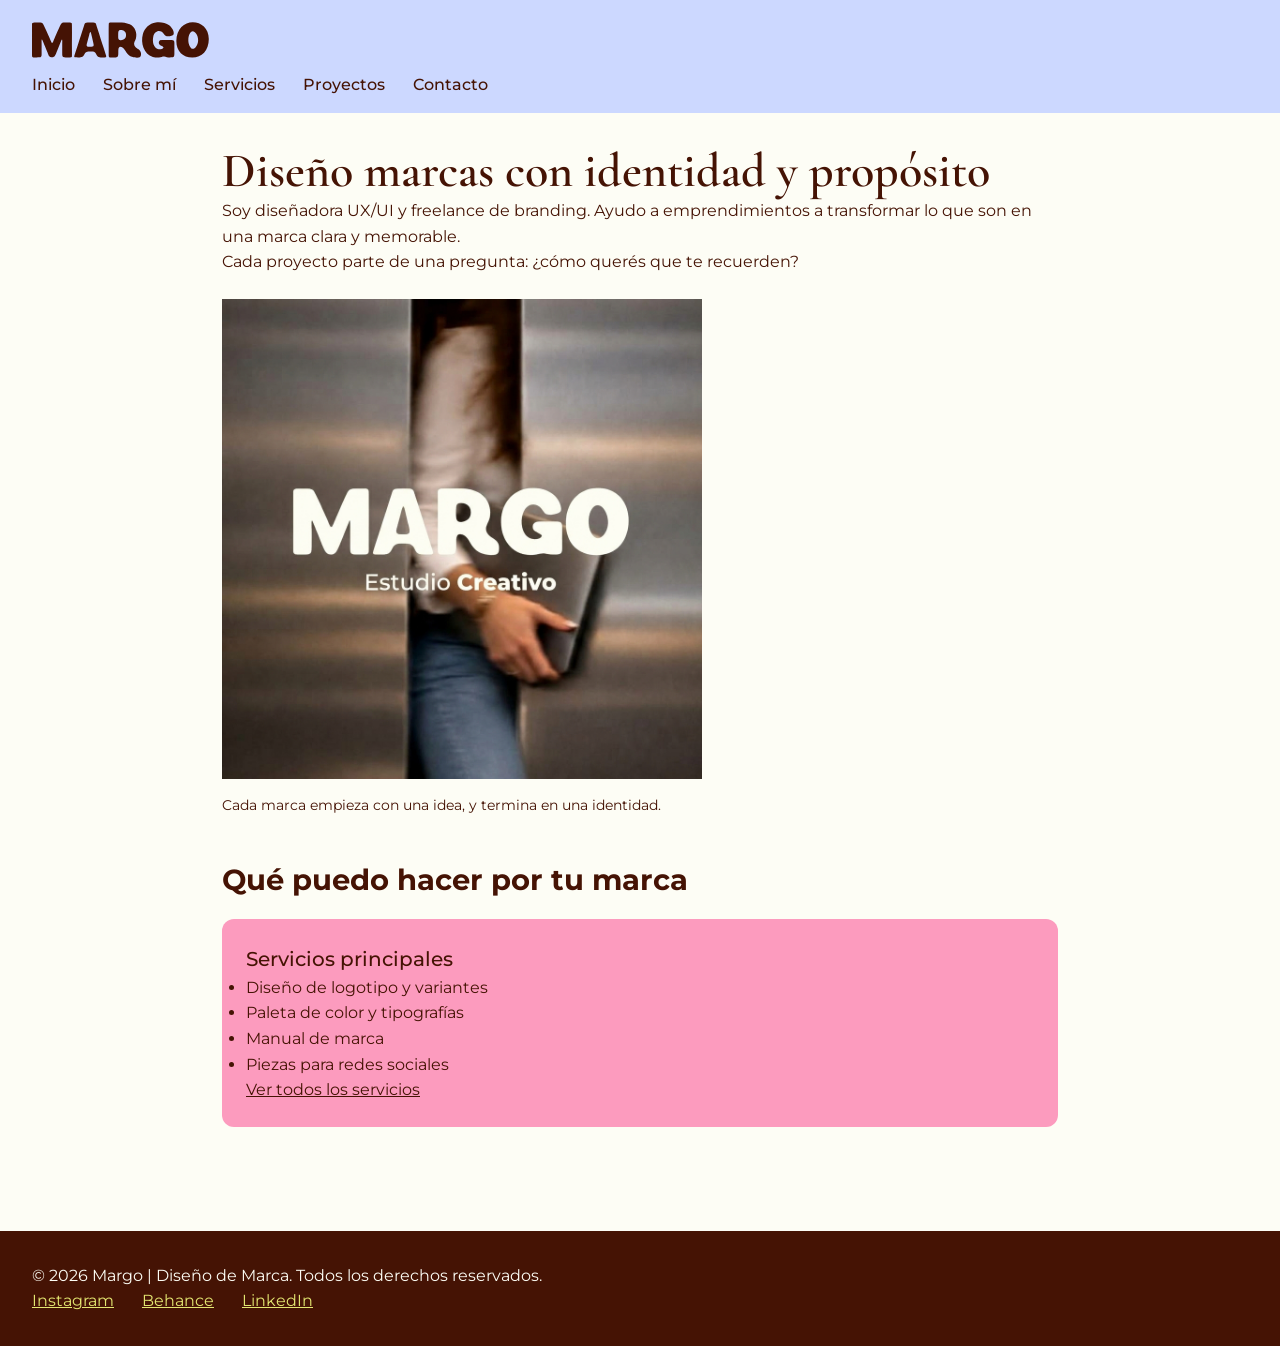
<file: index.html>
<!DOCTYPE html>
<html lang="es">

<head>
    <meta charset="UTF-8">
    <meta name="viewport" content="width=device-width, initial-scale=1.0">
    <title>Margo | Diseño de Marca</title>
    <link rel="preconnect" href="https://fonts.googleapis.com">
    <link rel="preconnect" href="https://fonts.gstatic.com" crossorigin>
    <link
        href="https://fonts.googleapis.com/css2?family=Cormorant+Garamond:wght@500;600&family=Montserrat:wght@400;500;700&display=swap"
        rel="stylesheet">
    <link rel="stylesheet" href="styles/styles.css">
</head>

<body>
    <header>
        <a href="index.html" class="logo-enlace">
            <img src="assets/img/logo-margo.svg" alt="Margo, diseño de marca. Ir al inicio" class="logo">
        </a>
        <nav class="menu">
            <ul>
                <li><a href="index.html">Inicio</a></li>
                <li><a href="pages/sobre-mi.html">Sobre mí</a></li>
                <li><a href="pages/servicios.html">Servicios</a></li>
                <li><a href="pages/proyectos.html">Proyectos</a></li>
                <li><a href="pages/contacto.html">Contacto</a></li>
            </ul>
        </nav>
    </header>
    <main>
        <section>
            <h1>Diseño marcas con identidad y propósito</h1>
            <p>Soy diseñadora UX/UI y freelance de branding. Ayudo a emprendimientos a transformar lo que son en una
                marca clara y memorable.</p>
            <p>Cada proyecto parte de una pregunta: ¿cómo querés que te recuerden?</p>
            <figure class="figura">
                <img src="assets/img/hero.jpg" alt="Laptop con el logo de Margo, estudio creativo">
                <figcaption>Cada marca empieza con una idea, y termina en una identidad.</figcaption>
            </figure>
        </section>
        <section>
            <h2>Qué puedo hacer por tu marca</h2>
            <article class="tarjeta">
                <h3>Servicios principales</h3>
                <ul>
                    <li>Diseño de logotipo y variantes</li>
                    <li>Paleta de color y tipografías</li>
                    <li>Manual de marca</li>
                    <li>Piezas para redes sociales</li>
                </ul>
                <p><a href="pages/servicios.html">Ver todos los servicios</a></p>
            </article>
        </section>
    </main>
    <footer>
        <p>&copy; 2026 Margo | Diseño de Marca. Todos los derechos reservados.</p>
        <ul>
            <li><a href="https://instagram.com/" target="_blank" rel="noopener">Instagram</a></li>
            <li><a href="https://www.behance.net/" target="_blank" rel="noopener">Behance</a></li>
            <li><a href="https://linkedin.com/" target="_blank" rel="noopener">LinkedIn</a></li>
        </ul>
    </footer>
</body>

</html>
</file>
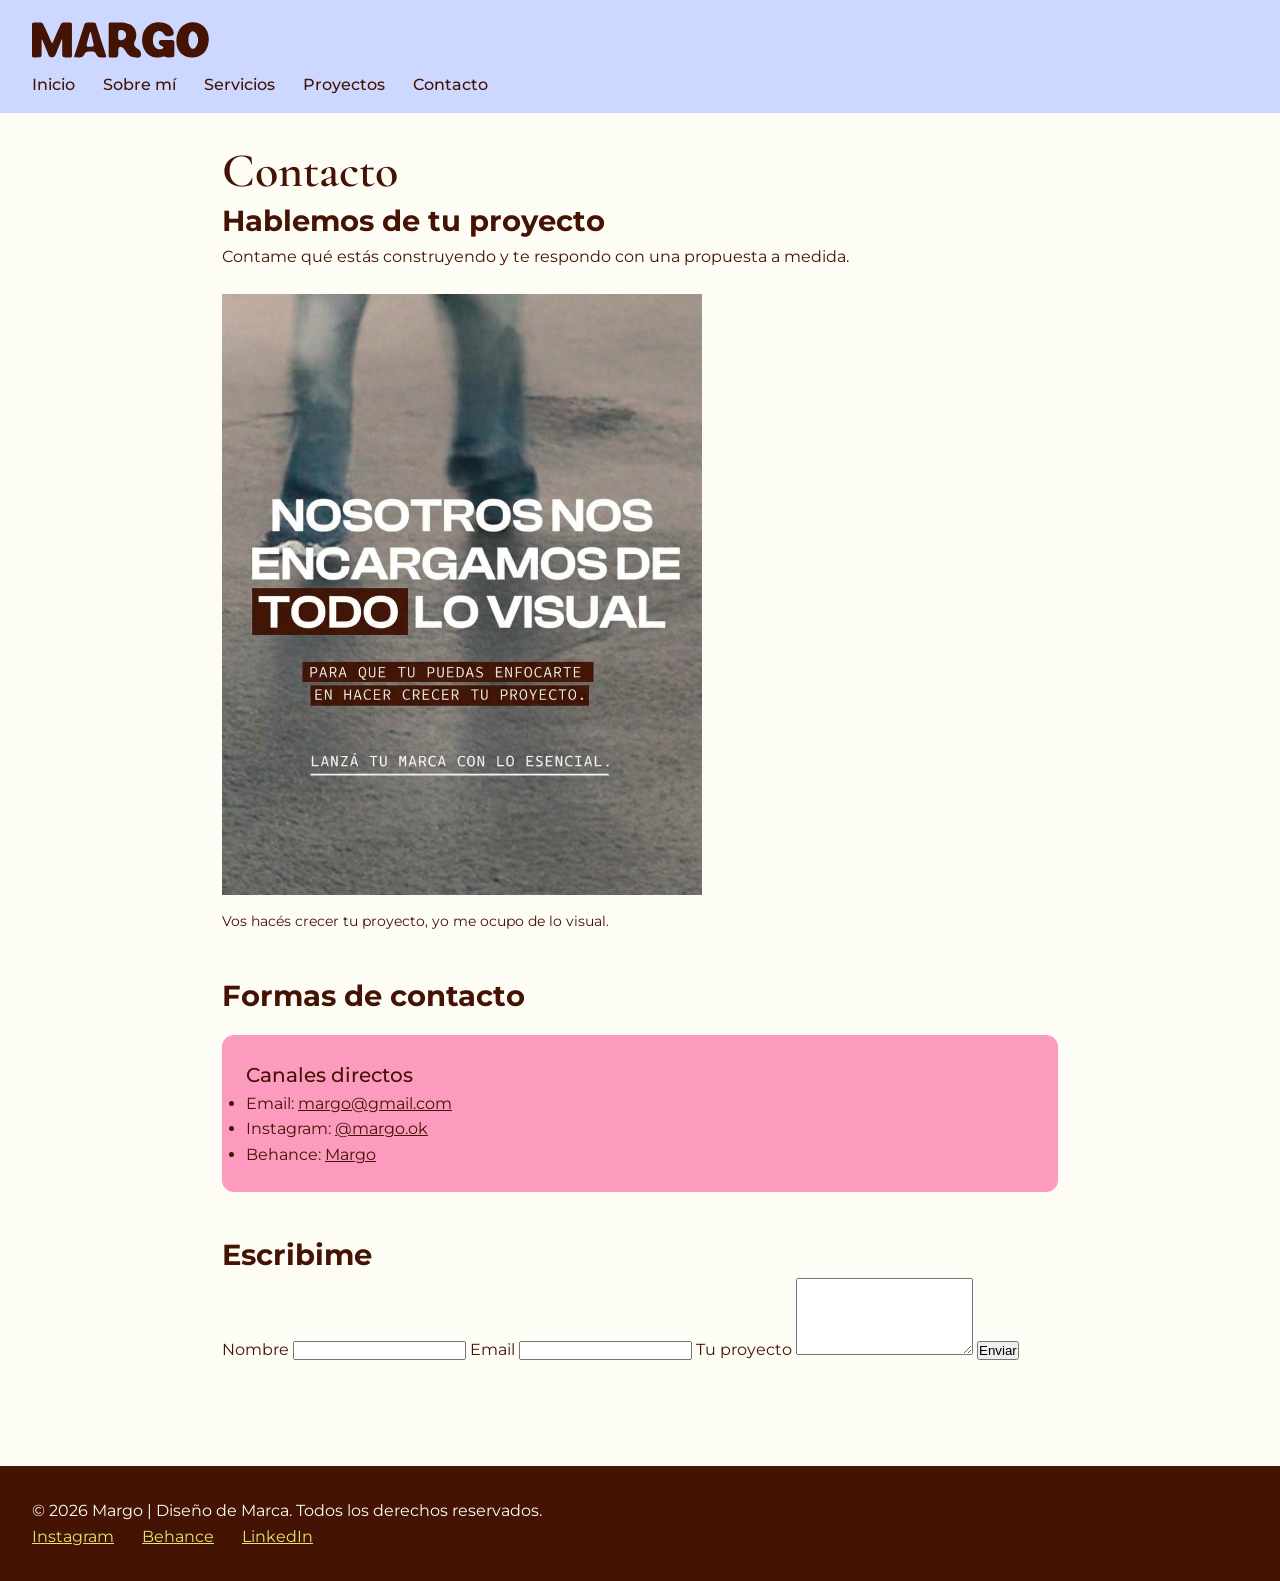
<file: pages/contacto.html>
<!DOCTYPE html>
<html lang="es">

<head>
    <meta charset="UTF-8">
    <meta name="viewport" content="width=device-width, initial-scale=1.0">
    <title>Contacto | Margo | Diseño de Marca</title>
    <link rel="preconnect" href="https://fonts.googleapis.com">
    <link rel="preconnect" href="https://fonts.gstatic.com" crossorigin>
    <link
        href="https://fonts.googleapis.com/css2?family=Cormorant+Garamond:wght@500;600&family=Montserrat:wght@400;500;700&display=swap"
        rel="stylesheet">
    <link rel="stylesheet" href="../styles/styles.css">
</head>

<body>
    <header>
        <a href="../index.html" class="logo-enlace">
            <img src="../assets/img/logo-margo.svg" alt="Margo, diseño de marca. Ir al inicio" class="logo">
        </a>
        <nav class="menu">
            <ul>
                <li><a href="../index.html">Inicio</a></li>
                <li><a href="sobre-mi.html">Sobre mí</a></li>
                <li><a href="servicios.html">Servicios</a></li>
                <li><a href="proyectos.html">Proyectos</a></li>
                <li><a href="contacto.html">Contacto</a></li>
            </ul>
        </nav>
    </header>
    <main>
        <section>
            <h1>Contacto</h1>
            <h2>Hablemos de tu proyecto</h2>
            <p>Contame qué estás construyendo y te respondo con una propuesta a medida.</p>
            <figure class="figura">
                <img src="../assets/img/contacto.jpg"
                    alt="Gráfico con el texto 'Nosotros nos encargamos de todo lo visual para que tu puedas enfocarte en hacer crecer tu proyecto' sobre una foto borrosa de las piernas de una persona caminando">
                <figcaption>Vos hacés crecer tu proyecto, yo me ocupo de lo visual.</figcaption>
            </figure>
        </section>
        <section>
            <h2>Formas de contacto</h2>
            <article class="tarjeta">
                <h3>Canales directos</h3>
                <ul>
                    <li>Email: <a href="mailto:margo@gmail.com">margo@gmail.com</a></li>
                    <li>Instagram: <a href="https://instagram.com/" target="_blank" rel="noopener">@margo.ok</a></li>
                    <li>Behance: <a href="https://www.behance.net/" target="_blank" rel="noopener">Margo</a></li>
                </ul>
            </article>
        </section>
        <section>
            <h2>Escribime</h2>
            <form action="#" method="post">
                <label for="nombre">Nombre</label>
                <input type="text" id="nombre" name="nombre">
                <label for="email">Email</label>
                <input type="email" id="email" name="email">
                <label for="mensaje">Tu proyecto</label>
                <textarea id="mensaje" name="mensaje" rows="5"></textarea>
                <button type="submit">Enviar</button>
            </form>
        </section>
    </main>
    <footer>
        <p>&copy; 2026 Margo | Diseño de Marca. Todos los derechos reservados.</p>
        <ul>
            <li><a href="https://instagram.com/" target="_blank" rel="noopener">Instagram</a></li>
            <li><a href="https://www.behance.net/" target="_blank" rel="noopener">Behance</a></li>
            <li><a href="https://linkedin.com/" target="_blank" rel="noopener">LinkedIn</a></li>
        </ul>
    </footer>
</body>

</html>
</file>
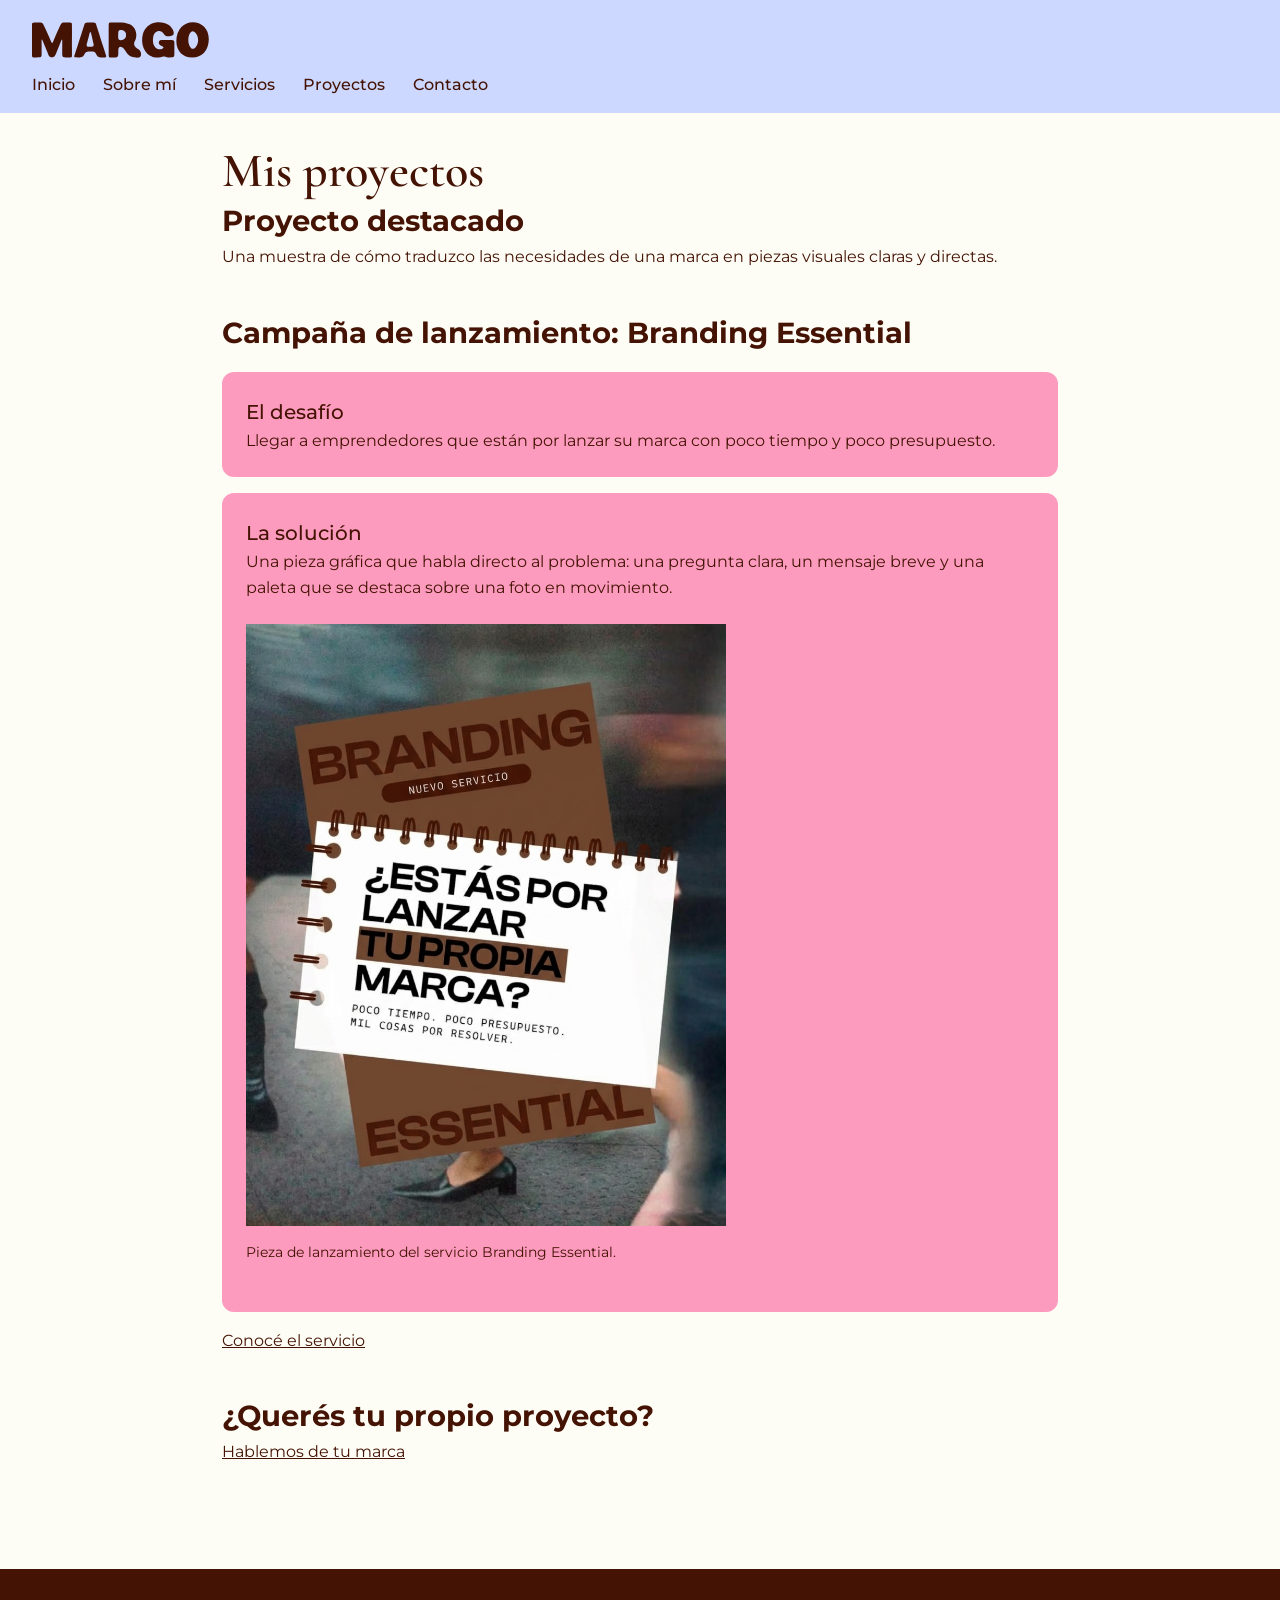
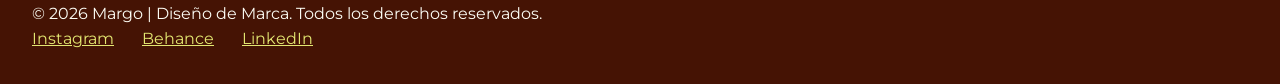
<file: pages/proyectos.html>
<!DOCTYPE html>
<html lang="es">

<head>
    <meta charset="UTF-8">
    <meta name="viewport" content="width=device-width, initial-scale=1.0">
    <title>Proyectos | Margo | Diseño de Marca</title>
    <link rel="preconnect" href="https://fonts.googleapis.com">
    <link rel="preconnect" href="https://fonts.gstatic.com" crossorigin>
    <link
        href="https://fonts.googleapis.com/css2?family=Cormorant+Garamond:wght@500;600&family=Montserrat:wght@400;500;700&display=swap"
        rel="stylesheet">
    <link rel="stylesheet" href="../styles/styles.css">
</head>

<body>
    <header>
        <a href="../index.html" class="logo-enlace">
            <img src="../assets/img/logo-margo.svg" alt="Margo, diseño de marca. Ir al inicio" class="logo">
        </a>
        <nav class="menu">
            <ul>
                <li><a href="../index.html">Inicio</a></li>
                <li><a href="sobre-mi.html">Sobre mí</a></li>
                <li><a href="servicios.html">Servicios</a></li>
                <li><a href="proyectos.html">Proyectos</a></li>
                <li><a href="contacto.html">Contacto</a></li>
            </ul>
        </nav>
    </header>
    <main>
        <section>
            <h1>Mis proyectos</h1>
            <h2>Proyecto destacado</h2>
            <p>Una muestra de cómo traduzco las necesidades de una marca en piezas visuales claras y directas.</p>
        </section>
        <section>
            <h2>Campaña de lanzamiento: Branding Essential</h2>
            <article class="tarjeta">
                <h3>El desafío</h3>
                <p>Llegar a emprendedores que están por lanzar su marca con poco tiempo y poco presupuesto.</p>
            </article>
            <article class="tarjeta">
                <h3>La solución</h3>
                <p>Una pieza gráfica que habla directo al problema: una pregunta clara, un mensaje breve y una paleta
                    que se destaca sobre una foto en movimiento.</p>
                <figure class="figura">
                    <img src="../assets/img/proyecto.jpg"
                        alt="Gráfico con la pregunta '¿Estás por lanzar tu propia marca?' sobre una hoja blanca con anillas, encima de una hoja celeste con las palabras Branding y Essential, y una foto borrosa de gente caminando de fondo">
                    <figcaption>Pieza de lanzamiento del servicio Branding Essential.</figcaption>
                </figure>
            </article>
            <p><a href="servicios.html">Conocé el servicio</a></p>
        </section>
        <section>
            <h2>¿Querés tu propio proyecto?</h2>
            <p><a href="contacto.html">Hablemos de tu marca</a></p>
        </section>
    </main>
    <footer>
        <p>&copy; 2026 Margo | Diseño de Marca. Todos los derechos reservados.</p>
        <ul>
            <li><a href="https://instagram.com/" target="_blank" rel="noopener">Instagram</a></li>
            <li><a href="https://www.behance.net/" target="_blank" rel="noopener">Behance</a></li>
            <li><a href="https://linkedin.com/" target="_blank" rel="noopener">LinkedIn</a></li>
        </ul>
    </footer>
</body>

</html>
</file>
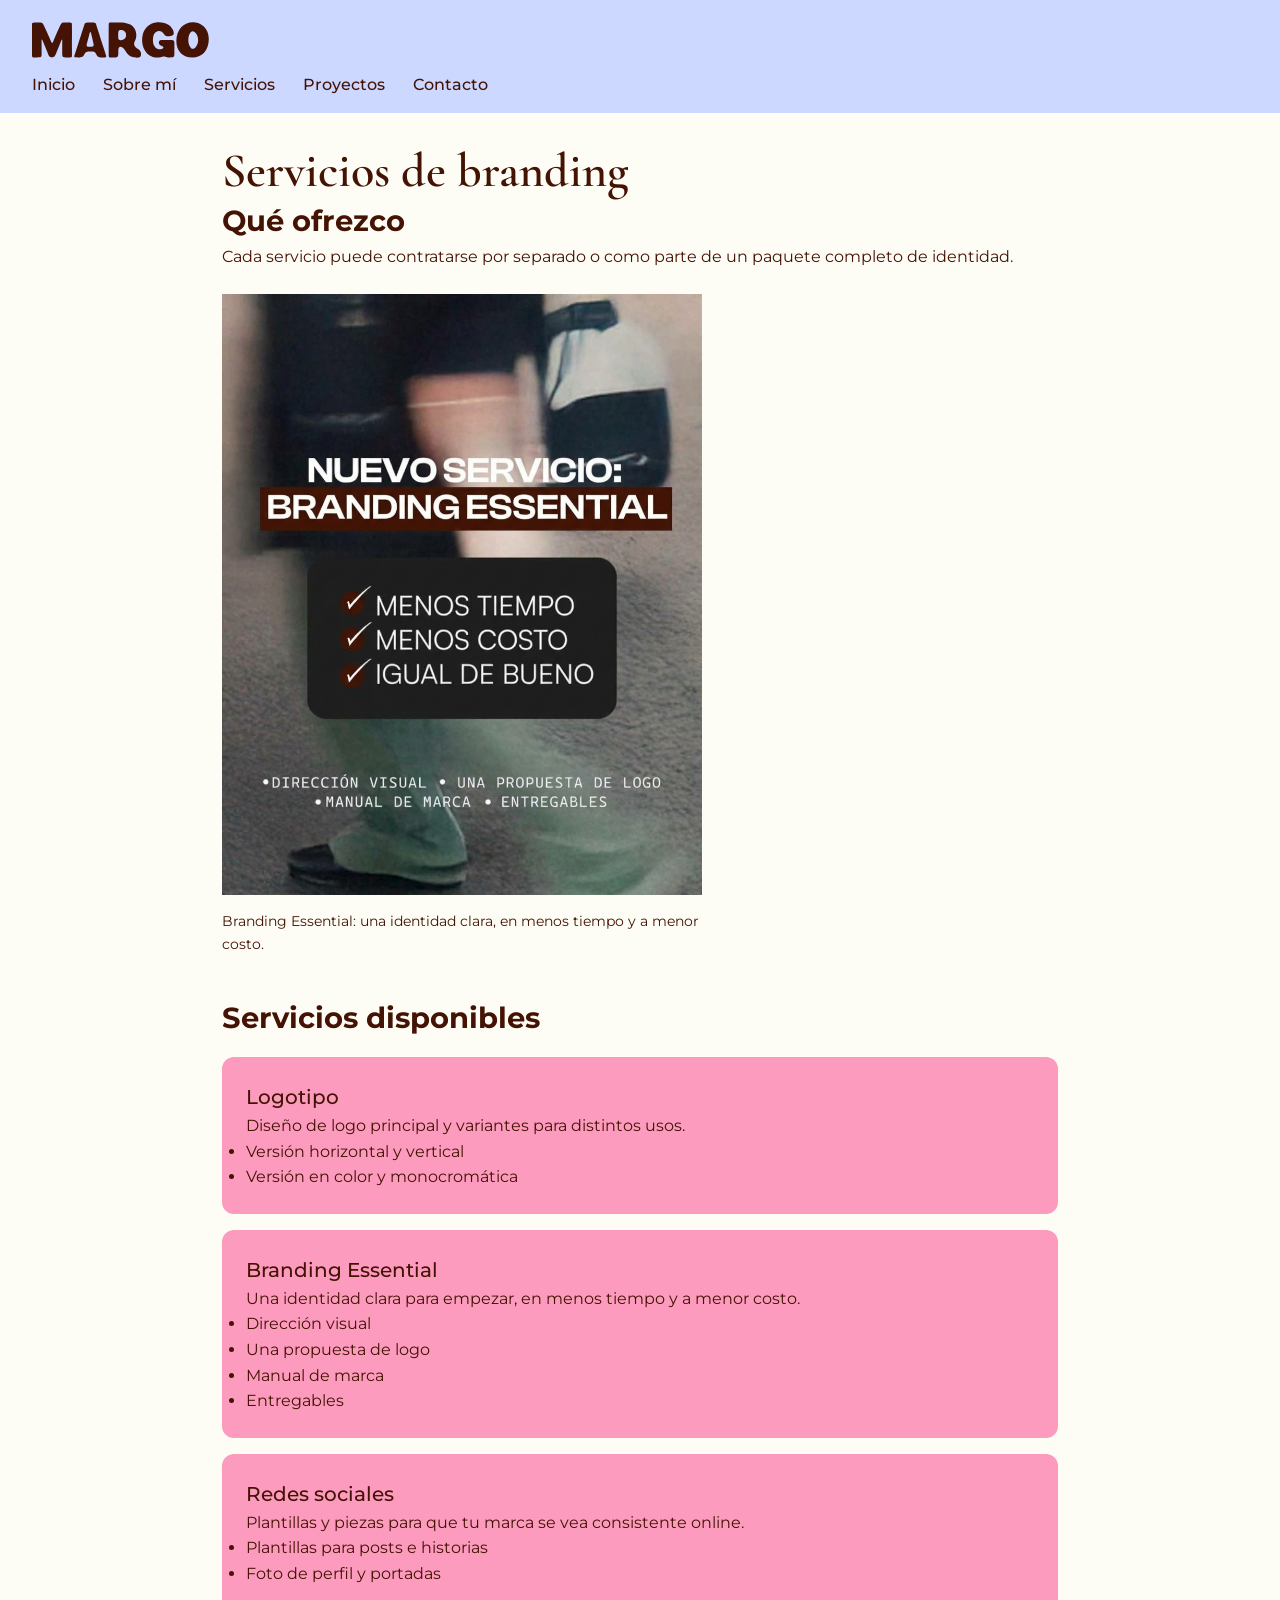
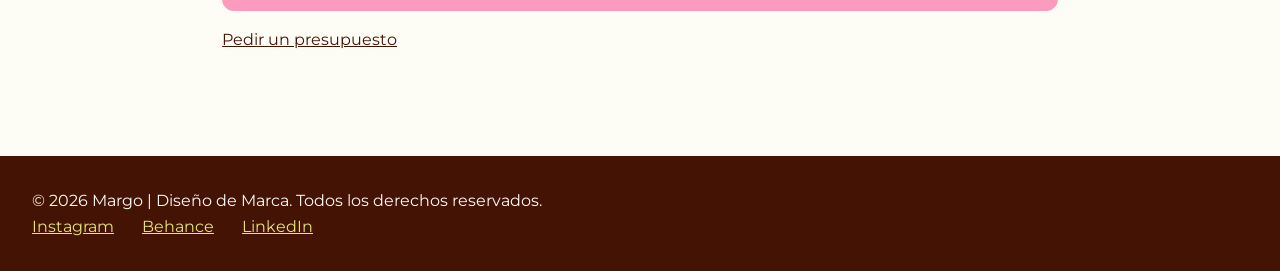
<file: pages/servicios.html>
<!DOCTYPE html>
<html lang="es">

<head>
    <meta charset="UTF-8">
    <meta name="viewport" content="width=device-width, initial-scale=1.0">
    <title>Servicios | Margo | Diseño de Marca</title>
    <link rel="preconnect" href="https://fonts.googleapis.com">
    <link rel="preconnect" href="https://fonts.gstatic.com" crossorigin>
    <link
        href="https://fonts.googleapis.com/css2?family=Cormorant+Garamond:wght@500;600&family=Montserrat:wght@400;500;700&display=swap"
        rel="stylesheet">
    <link rel="stylesheet" href="../styles/styles.css">
</head>

<body>
    <header>
        <a href="../index.html" class="logo-enlace">
            <img src="../assets/img/logo-margo.svg" alt="Margo, diseño de marca. Ir al inicio" class="logo">
        </a>
        <nav class="menu">
            <ul>
                <li><a href="../index.html">Inicio</a></li>
                <li><a href="sobre-mi.html">Sobre mí</a></li>
                <li><a href="servicios.html">Servicios</a></li>
                <li><a href="proyectos.html">Proyectos</a></li>
                <li><a href="contacto.html">Contacto</a></li>
            </ul>
        </nav>
    </header>
    <main>
        <section>
            <h1>Servicios de branding</h1>
            <h2>Qué ofrezco</h2>
            <p>Cada servicio puede contratarse por separado o como parte de un paquete completo de identidad.</p>
            <figure class="figura">
                <img src="../assets/img/servicio.jpg"
                    alt="Gráfico con el texto 'Nuevo servicio: Branding Essential' sobre una foto borrosa de una persona caminando, con tres ventajas marcadas: menos tiempo, menos costo, igual de bueno">
                <figcaption>Branding Essential: una identidad clara, en menos tiempo y a menor costo.</figcaption>
            </figure>
        </section>
        <section>
            <h2>Servicios disponibles</h2>
            <article class="tarjeta">
                <h3>Logotipo</h3>
                <p>Diseño de logo principal y variantes para distintos usos.</p>
                <ul>
                    <li>Versión horizontal y vertical</li>
                    <li>Versión en color y monocromática</li>
                </ul>
            </article>
            <article class="tarjeta">
                <h3>Branding Essential</h3>
                <p>Una identidad clara para empezar, en menos tiempo y a menor costo.</p>
                <ul>
                    <li>Dirección visual</li>
                    <li>Una propuesta de logo</li>
                    <li>Manual de marca</li>
                    <li>Entregables</li>
                </ul>
            </article>
            <article class="tarjeta">
                <h3>Redes sociales</h3>
                <p>Plantillas y piezas para que tu marca se vea consistente online.</p>
                <ul>
                    <li>Plantillas para posts e historias</li>
                    <li>Foto de perfil y portadas</li>
                </ul>
            </article>
            <p><a href="contacto.html">Pedir un presupuesto</a></p>
        </section>
    </main>
    <footer>
        <p>&copy; 2026 Margo | Diseño de Marca. Todos los derechos reservados.</p>
        <ul>
            <li><a href="https://instagram.com/" target="_blank" rel="noopener">Instagram</a></li>
            <li><a href="https://www.behance.net/" target="_blank" rel="noopener">Behance</a></li>
            <li><a href="https://linkedin.com/" target="_blank" rel="noopener">LinkedIn</a></li>
        </ul>
    </footer>
</body>

</html>
</file>
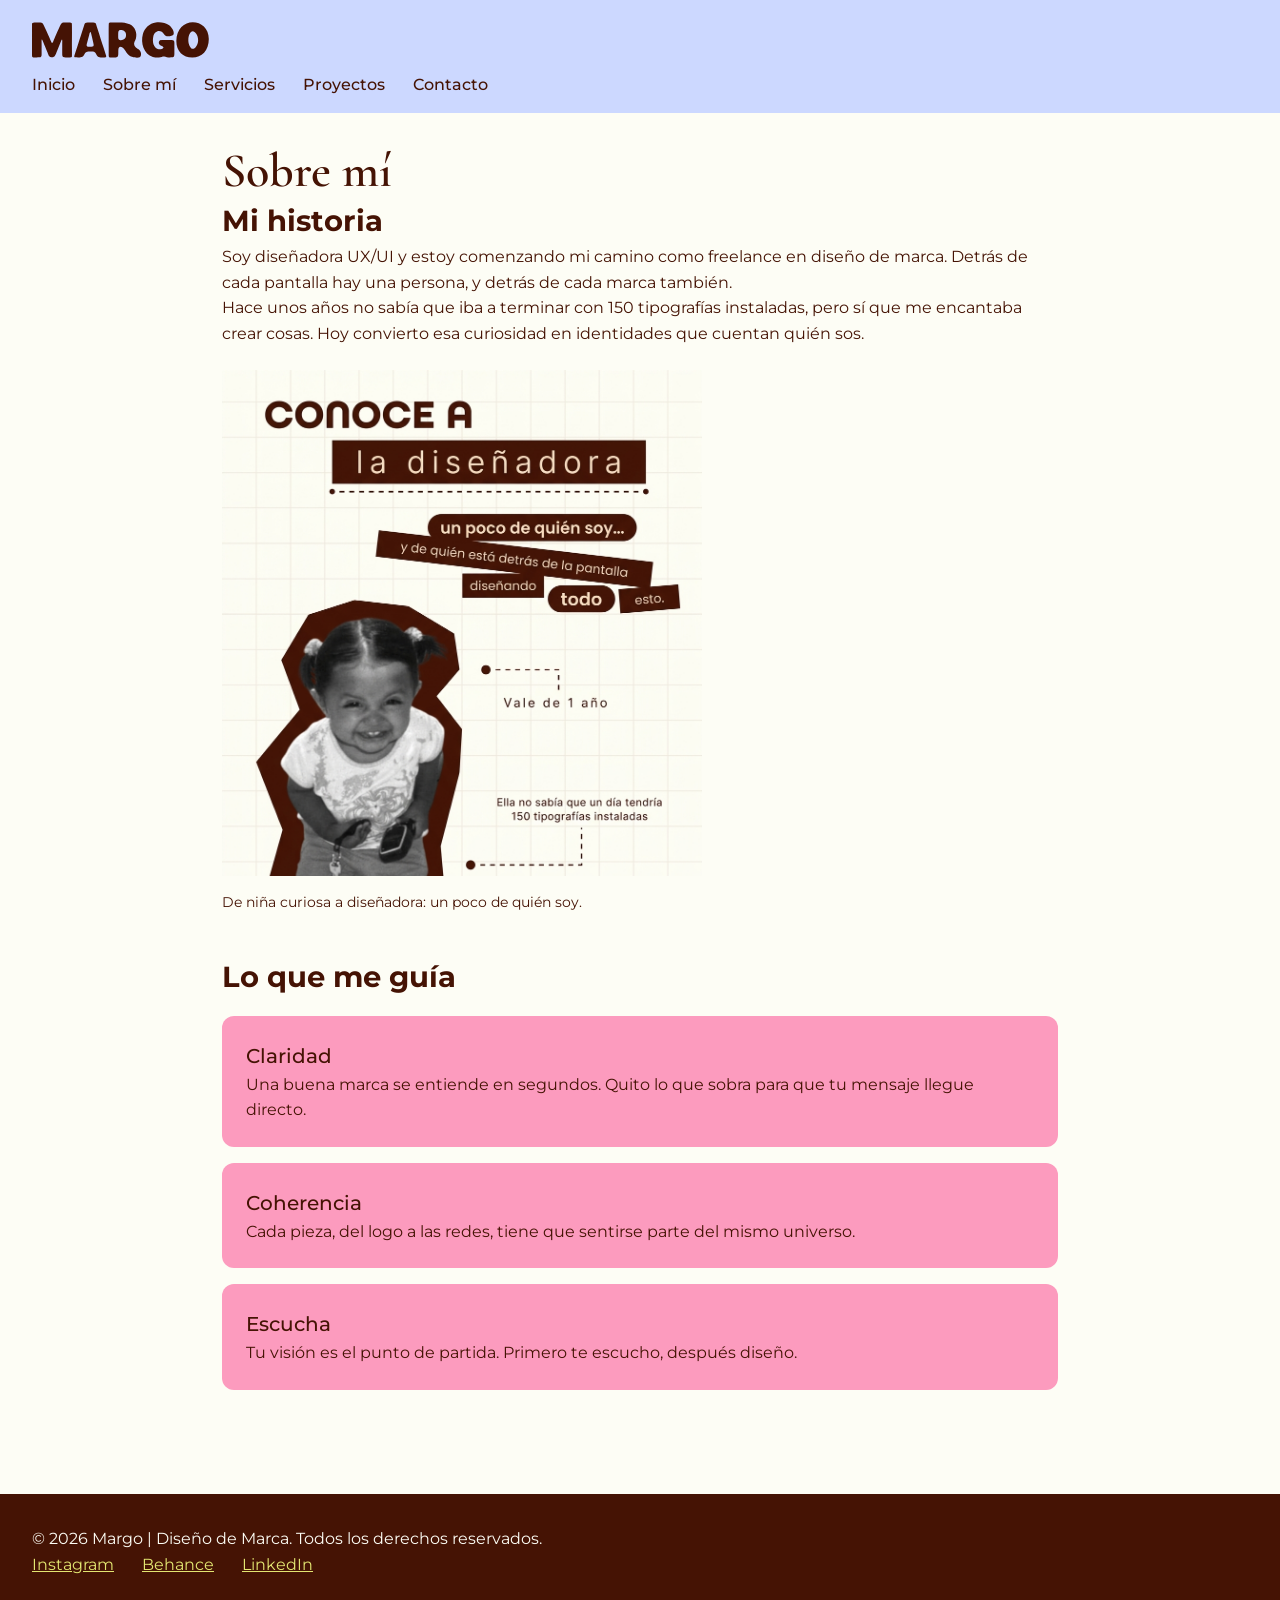
<file: pages/sobre-mi.html>
<!DOCTYPE html>
<html lang="es">

<head>
    <meta charset="UTF-8">
    <meta name="viewport" content="width=device-width, initial-scale=1.0">
    <title>Sobre mí | Margo | Diseño de Marca</title>
    <link rel="preconnect" href="https://fonts.googleapis.com">
    <link rel="preconnect" href="https://fonts.gstatic.com" crossorigin>
    <link
        href="https://fonts.googleapis.com/css2?family=Cormorant+Garamond:wght@500;600&family=Montserrat:wght@400;500;700&display=swap"
        rel="stylesheet">
    <link rel="stylesheet" href="../styles/styles.css">
</head>

<body>
    <header>
        <a href="../index.html" class="logo-enlace">
            <img src="../assets/img/logo-margo.svg" alt="Margo, diseño de marca. Ir al inicio" class="logo">
        </a>
        <nav class="menu">
            <ul>
                <li><a href="../index.html">Inicio</a></li>
                <li><a href="sobre-mi.html">Sobre mí</a></li>
                <li><a href="servicios.html">Servicios</a></li>
                <li><a href="proyectos.html">Proyectos</a></li>
                <li><a href="contacto.html">Contacto</a></li>
            </ul>
        </nav>
    </header>
    <main>
        <section>
            <h1>Sobre mí</h1>
            <h2>Mi historia</h2>
            <p>Soy diseñadora UX/UI y estoy comenzando mi camino como freelance en diseño de marca. Detrás de cada
                pantalla hay una persona, y detrás de cada marca también.</p>
            <p>Hace unos años no sabía que iba a terminar con 150 tipografías instaladas, pero sí que me encantaba crear
                cosas. Hoy convierto esa curiosidad en identidades que cuentan quién sos.</p>
            <figure class="figura">
                <img src="../assets/img/sobre-mi.jpg"
                    alt="Gráfico en azul y blanco con el texto 'Conoce a la diseñadora' y una foto en blanco y negro de una niña de un año sonriendo">
                <figcaption>De niña curiosa a diseñadora: un poco de quién soy.</figcaption>
            </figure>
        </section>
        <section>
            <h2>Lo que me guía</h2>
            <article class="tarjeta">
                <h3>Claridad</h3>
                <p>Una buena marca se entiende en segundos. Quito lo que sobra para que tu mensaje llegue directo.</p>
            </article>
            <article class="tarjeta">
                <h3>Coherencia</h3>
                <p>Cada pieza, del logo a las redes, tiene que sentirse parte del mismo universo.</p>
            </article>
            <article class="tarjeta">
                <h3>Escucha</h3>
                <p>Tu visión es el punto de partida. Primero te escucho, después diseño.</p>
            </article>
        </section>
    </main>
    <footer>
        <p>&copy; 2026 Margo | Diseño de Marca. Todos los derechos reservados.</p>
        <ul>
            <li><a href="https://instagram.com/" target="_blank" rel="noopener">Instagram</a></li>
            <li><a href="https://www.behance.net/" target="_blank" rel="noopener">Behance</a></li>
            <li><a href="https://linkedin.com/" target="_blank" rel="noopener">LinkedIn</a></li>
        </ul>
    </footer>
</body>

</html>
</file>
<file: styles/styles.css>
/* ========== 1. VARIABLES ========== */
:root {
    --color-primario: #451304;
    --color-secundario: #CCD8FF;
    --color-acento: #FC9BBE;
    --color-extra: #E3E671;
    --color-fondo: #FDFDF5;

    --fuente-titulos: 'Cormorant Garamond', serif;
    --fuente-cuerpo: 'Montserrat', sans-serif;
}

* {
    padding: 0;
    margin: 0;
    box-sizing: border-box;
}

/* ========== 2. BASE ========== */
body {
    font-family: var(--fuente-cuerpo);
    font-size: 1rem;
    line-height: 1.6;
    color: var(--color-primario);
    background-color: var(--color-fondo);
}

/* ========== 3. TIPOGRAFÍA ========== */
h1 {
    font-family: var(--fuente-titulos);
    font-size: 3rem;
    font-weight: 600;
    line-height: 1.1;
}

h2 {
    font-size: 1.8rem;
    font-weight: 700;
}

h3 {
    font-size: 1.25rem;
    font-weight: 500;
}

/* ========== 4. HEADER Y LOGO ========== */
.logo {
    height: 3rem;
    width: auto;
}

/* ========== 5. NAVEGACIÓN ========== */
.menu ul {
    list-style: none;
    padding: 0;
}

.menu li {
    display: inline-block;
    margin-right: 1.5rem;
}

.menu a {
    color: var(--color-primario);
    font-weight: 500;
    text-decoration: none;
}

/* ========== 6. IMÁGENES ========== */
img {
    max-width: 100%;
    height: auto;
}

.figura {
    max-width: 480px;
    margin: 1.5rem 0;
}

.figura figcaption {
    font-size: 0.875rem;
    margin-top: 0.5rem;
}

/* ========== 7. ENLACES ========== */
a {
    color: var(--color-primario);
    text-decoration: underline;
}

/* ========== 8. HEADER Y CONTENIDO PRINCIPAL ========== */
header {
    background-color: var(--color-secundario);
    padding: 1rem 2rem;
}

main {
    max-width: 900px;
    margin: 0 auto;
    padding: 2rem;
}

section {
    margin-bottom: 2.5rem;
}

/* ========== 9. TARJETAS ========== */
.tarjeta {
    background-color: var(--color-acento);
    padding: 1.5rem;
    margin: 1rem 0;
    border-radius: 12px;
}

/* ========== 10. FOOTER ========== */
footer {
    background-color: var(--color-primario);
    color: var(--color-fondo);
    padding: 2rem;
    margin-top: 2rem;
}

footer ul {
    list-style: none;
    padding: 0;
}

footer li {
    display: inline-block;
    margin-right: 1.5rem;
}

footer a {
    color: var(--color-extra);
}
</file>
